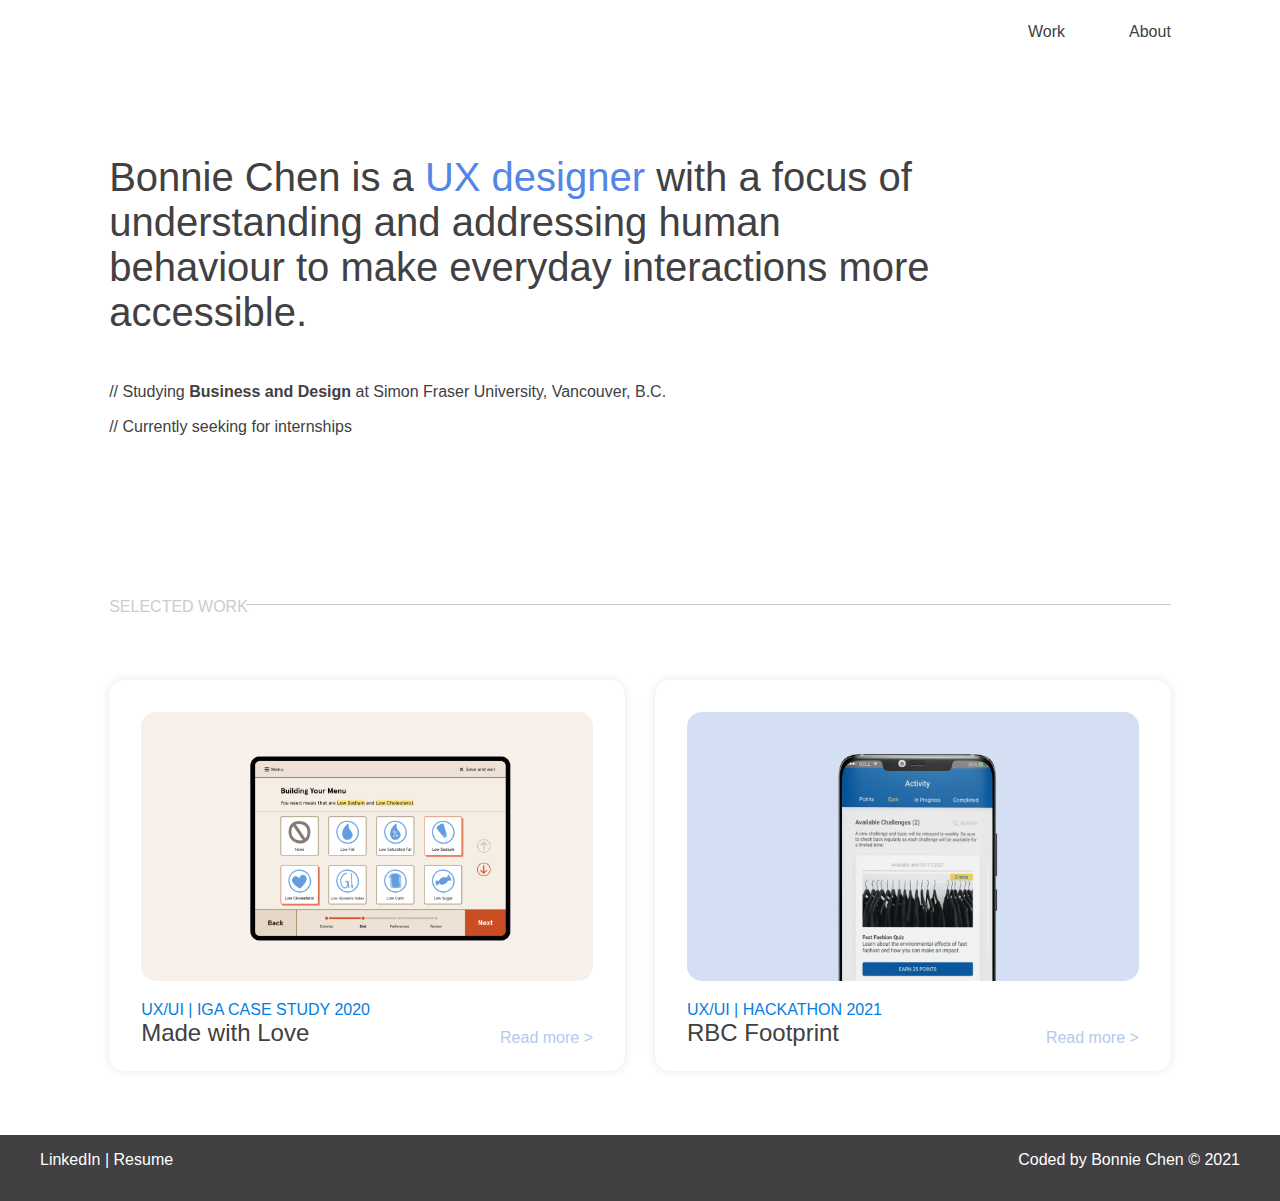
<file: index.html>
<!doctype html>

<html lang="en">
	<head>
		<meta charset="utf-8">
		<meta name="viewport" content="width=device-width, initial-scale=1">

		<title>Home</title>

		<link rel="stylesheet" href="css/normalize.css">
		<link rel="stylesheet" href="css/grid.css">
		<link rel="stylesheet" href="css/main.css">
	</head>

	<body>
		<nav>
<!-- 			<a href="index.html" id="home-btn">Bonnie Chen</a> -->
			<ul>
				<li><a href="about.html">About</a></li>
				<li><a href="index.html">Work</a></li>
			</ul>
		</nav>

		<section id="intro">
			<div class="home-about">
				<h1>Bonnie Chen is a <a href="#work">UX designer</a> with a focus of understanding and addressing human behaviour to make everyday interactions more accessible.</h1>
				<h2>// Studying <span class="bold">Business and Design</span> at Simon Fraser University, Vancouver, B.C.</h2>
				<h2 id="seeking">// Currently seeking for internships</h2>
			</div>
		</section>

		<section id="work">
			<div class="my-recent-work">
				<p class="overview-subheading">SELECTED WORK</p>
				<div class="horizontal-line"></div>
			</div>

			<div class="proj-card">
				<a href="iga.html" class="hover"><img class="cover" src="img/iga.png" alt="screen for selecting dietary restrictions for made with love"></a>
				<p class="subheading">UX/UI | IGA CASE STUDY 2020</p>
				<h3>Made with Love</h3>
				<a href="iga.html" class="cta">Read more ></a>
			</div>

			<div class="proj-card">
				<a href="rbc.html" class="hover"><img class="cover" src="img/rbc.png" alt="selecting a quiz for rbc footprint"></a>
				<p class="subheading">UX/UI | HACKATHON 2021</p>
				<h3>RBC Footprint</h3>
				<a href="rbc.html" class="cta">Read more ></a>
			</div>
		</section>

		<footer>
			<div class="footer-contact">
				<p>
					<a href="https://www.linkedin.com/in/bonniehychen/">LinkedIn</a> | <a href="img/Bonnie_Resume.pdf">Resume</a>
				</p>
			</div>
			<p id="copyright-info">Coded by Bonnie Chen © 2021</p>
		</footer>
	</body>
</html>
</file>
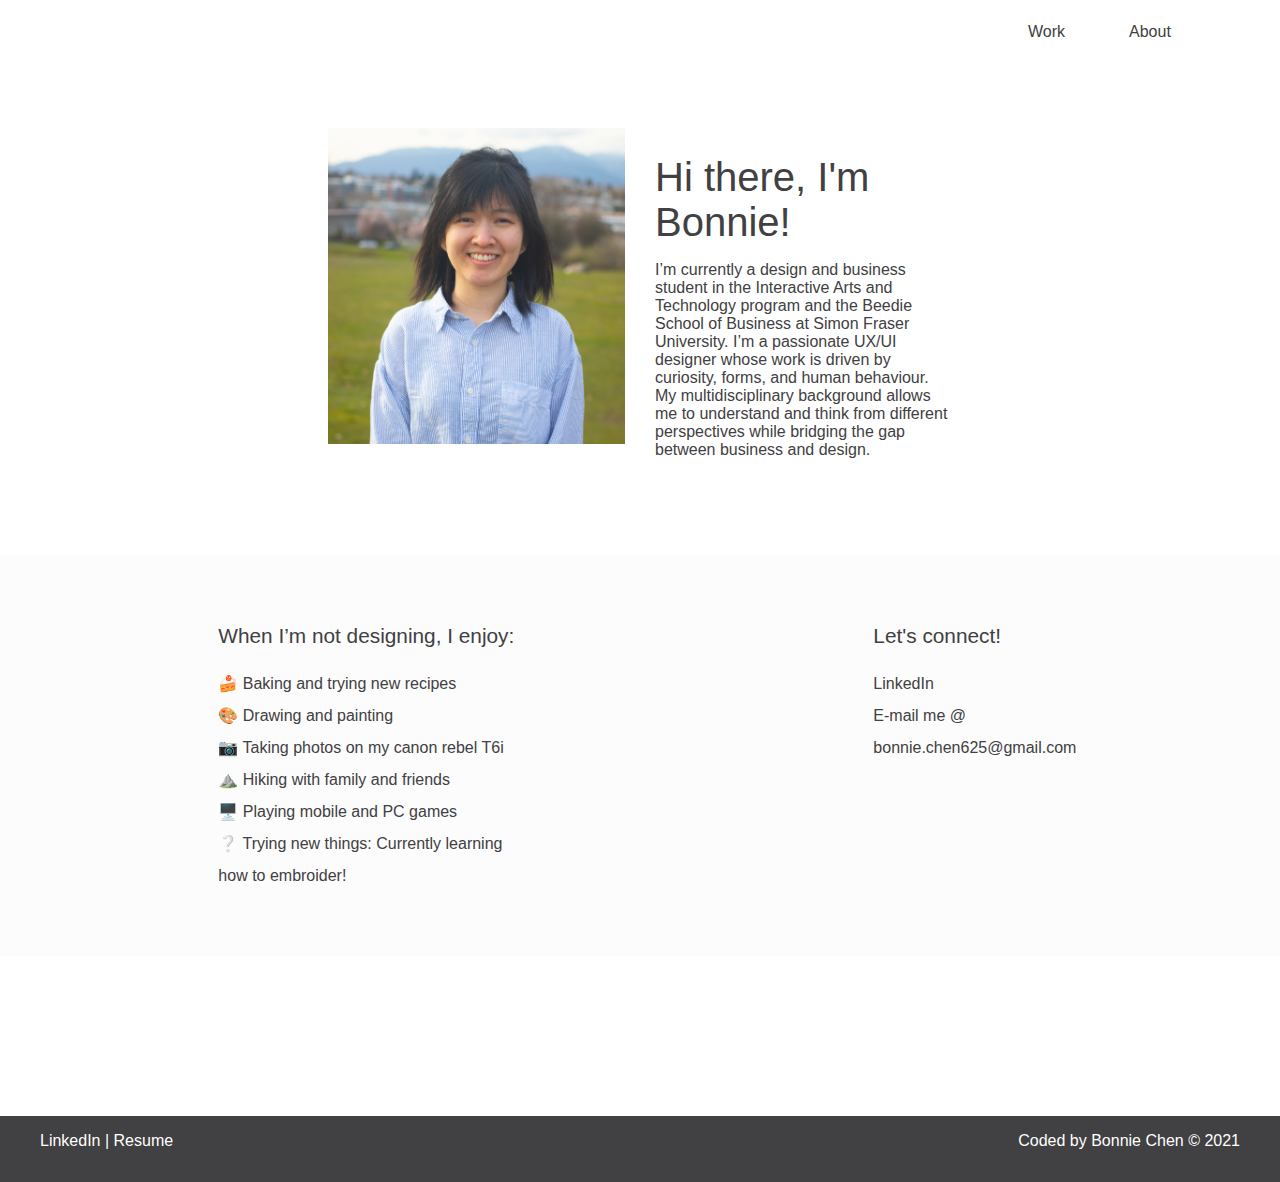
<file: about.html>
<!doctype html>

<html lang="en">
	<head>
		<meta charset="utf-8">
		<meta name="viewport" content="width=device-width, initial-scale=1">

		<title>Home</title>

		<link rel="stylesheet" href="css/normalize.css">
		<link rel="stylesheet" href="css/grid.css">
		<link rel="stylesheet" href="css/main.css">
	</head>

	<body>
		<nav>
<!-- 			<a href="index.html" id="home-btn">Bonnie Chen</a> -->
			<ul>
				<li><a href="about.html">About</a></li>
				<li><a href="index.html">Work</a></li>
			</ul>
		</nav>

		<section>
			<img src="img/bonnie.jpg" class="bonnie" alt="headshot of bonnie standing and smiling">
			<div class="about">
				<h1>Hi there, I'm Bonnie!</h1>
				<p>
					I’m currently a design and business student in the Interactive Arts and Technology program and the Beedie School of Business at Simon Fraser University. 

					I’m a passionate UX/UI designer whose work is driven by curiosity, forms, and human behaviour. My multidisciplinary background allows me to understand and think from different perspectives while bridging the gap between business and design.
				</p>
			</div>
		</section>

		<section id="about-section">
			<div class="about-hobbies">
				<h3>When I’m not designing, I enjoy:</h3>
				<ul>
					<li>🍰  Baking and trying new recipes</li>
					<li>🎨  Drawing and painting</li>
					<li>📷  Taking photos on my canon rebel T6i</li>
					<li>⛰️  Hiking with family and friends</li>
					<li>🖥️  Playing mobile and PC games</li>
					<li>❔   Trying new things: Currently learning how to embroider!</li>
				</ul>
			</div>

			<div class="about-connect">
				<h3>Let's connect!</h3>
				<ul>
					<li><a href="https://www.linkedin.com/in/bonniehychen/">LinkedIn</a></li>
					<li>E-mail me @ bonnie.chen625@gmail.com</li>
				</ul>
			</div>
		</section>


		<footer>
			<div class="footer-contact">
				<p>
					<a href="https://www.linkedin.com/in/bonniehychen/">LinkedIn</a> | <a href="img/Bonnie_Resume.pdf">Resume</a>
				</p>
			</div>
			<p id="copyright-info">Coded by Bonnie Chen © 2021</p>
		</footer>
	</body>
</html>
</file>
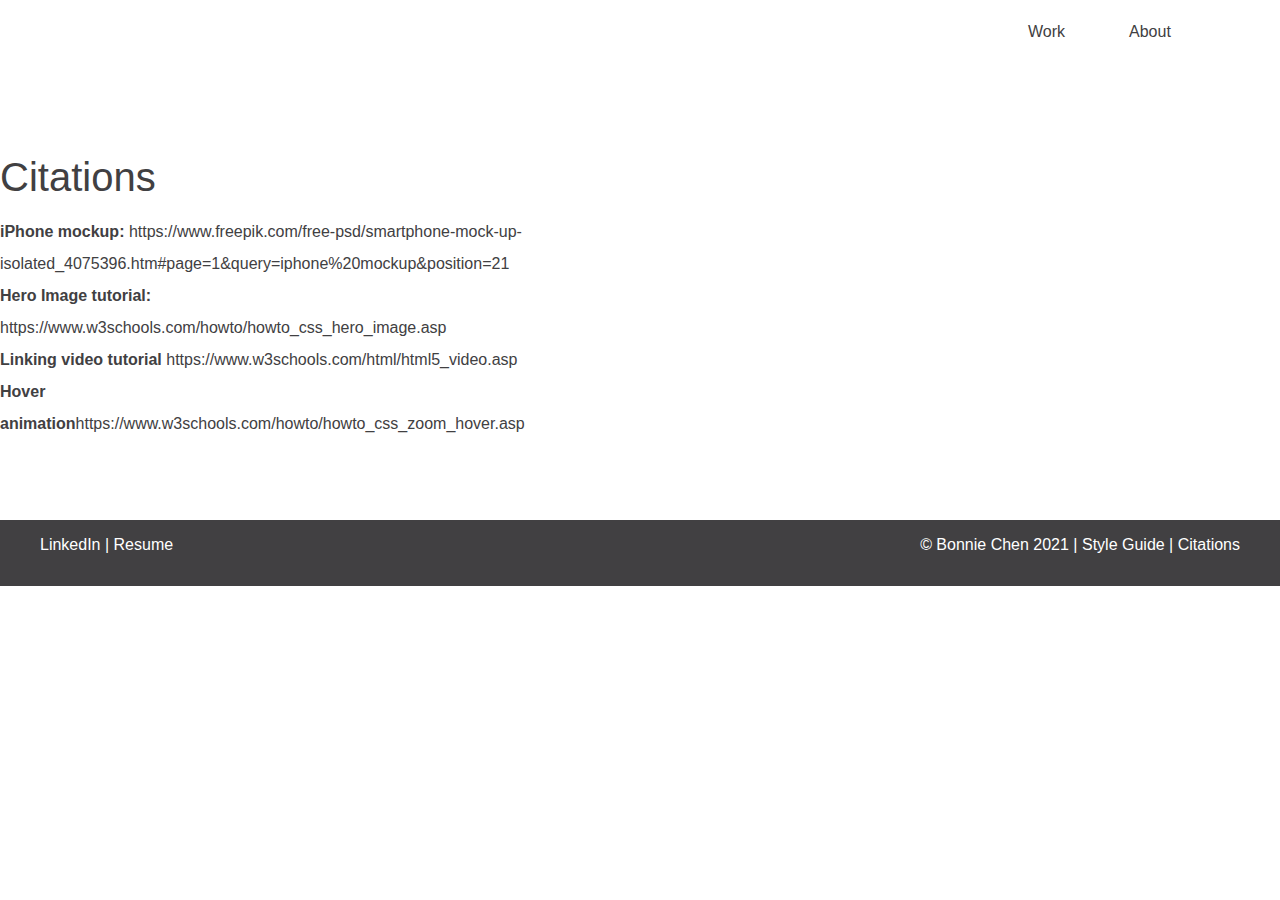
<file: citations.html>
<!doctype html>

<html lang="en">
	<head>
		<meta charset="utf-8">
		<meta name="viewport" content="width=device-width, initial-scale=1">

		<title>Home</title>

		<link rel="stylesheet" href="css/normalize.css">
		<link rel="stylesheet" href="css/grid.css">
		<link rel="stylesheet" href="css/main.css">
	</head>

	<body>
		<nav>
<!-- 			<a href="index.html" id="home-btn">Bonnie Chen</a> -->
			<ul>
				<li><a href="about.html">About</a></li>
				<li><a href="index.html">Work</a></li>
			</ul>
		</nav>

		<section id="citations-page">
			<div class="citations">
				<h1>Citations</h1>
				<ul>
					<li><span class="bold">iPhone mockup:</span> https://www.freepik.com/free-psd/smartphone-mock-up-isolated_4075396.htm#page=1&query=iphone%20mockup&position=21</li>
					<li><span class="bold">Hero Image tutorial:</span> https://www.w3schools.com/howto/howto_css_hero_image.asp</li>
					<li><span class="bold">Linking video tutorial</span> https://www.w3schools.com/html/html5_video.asp</li>
					<li><span class="bold">Hover animation</span>https://www.w3schools.com/howto/howto_css_zoom_hover.asp</li>
				</ul>
			</div>
		</section>

		<footer>
			<div class="footer-contact">
				<p>
					<a href="https://www.linkedin.com/in/bonniehychen/">LinkedIn</a> | <a href="img/Bonnie_Resume.pdf">Resume</a>
				</p>
			</div>
			<p id="copyright-info">© Bonnie Chen 2021 |<a href="style-guide.html"> Style Guide |</a><a href="citations.html"> Citations</a></p>
		</footer>
	</body>
</html>
</file>
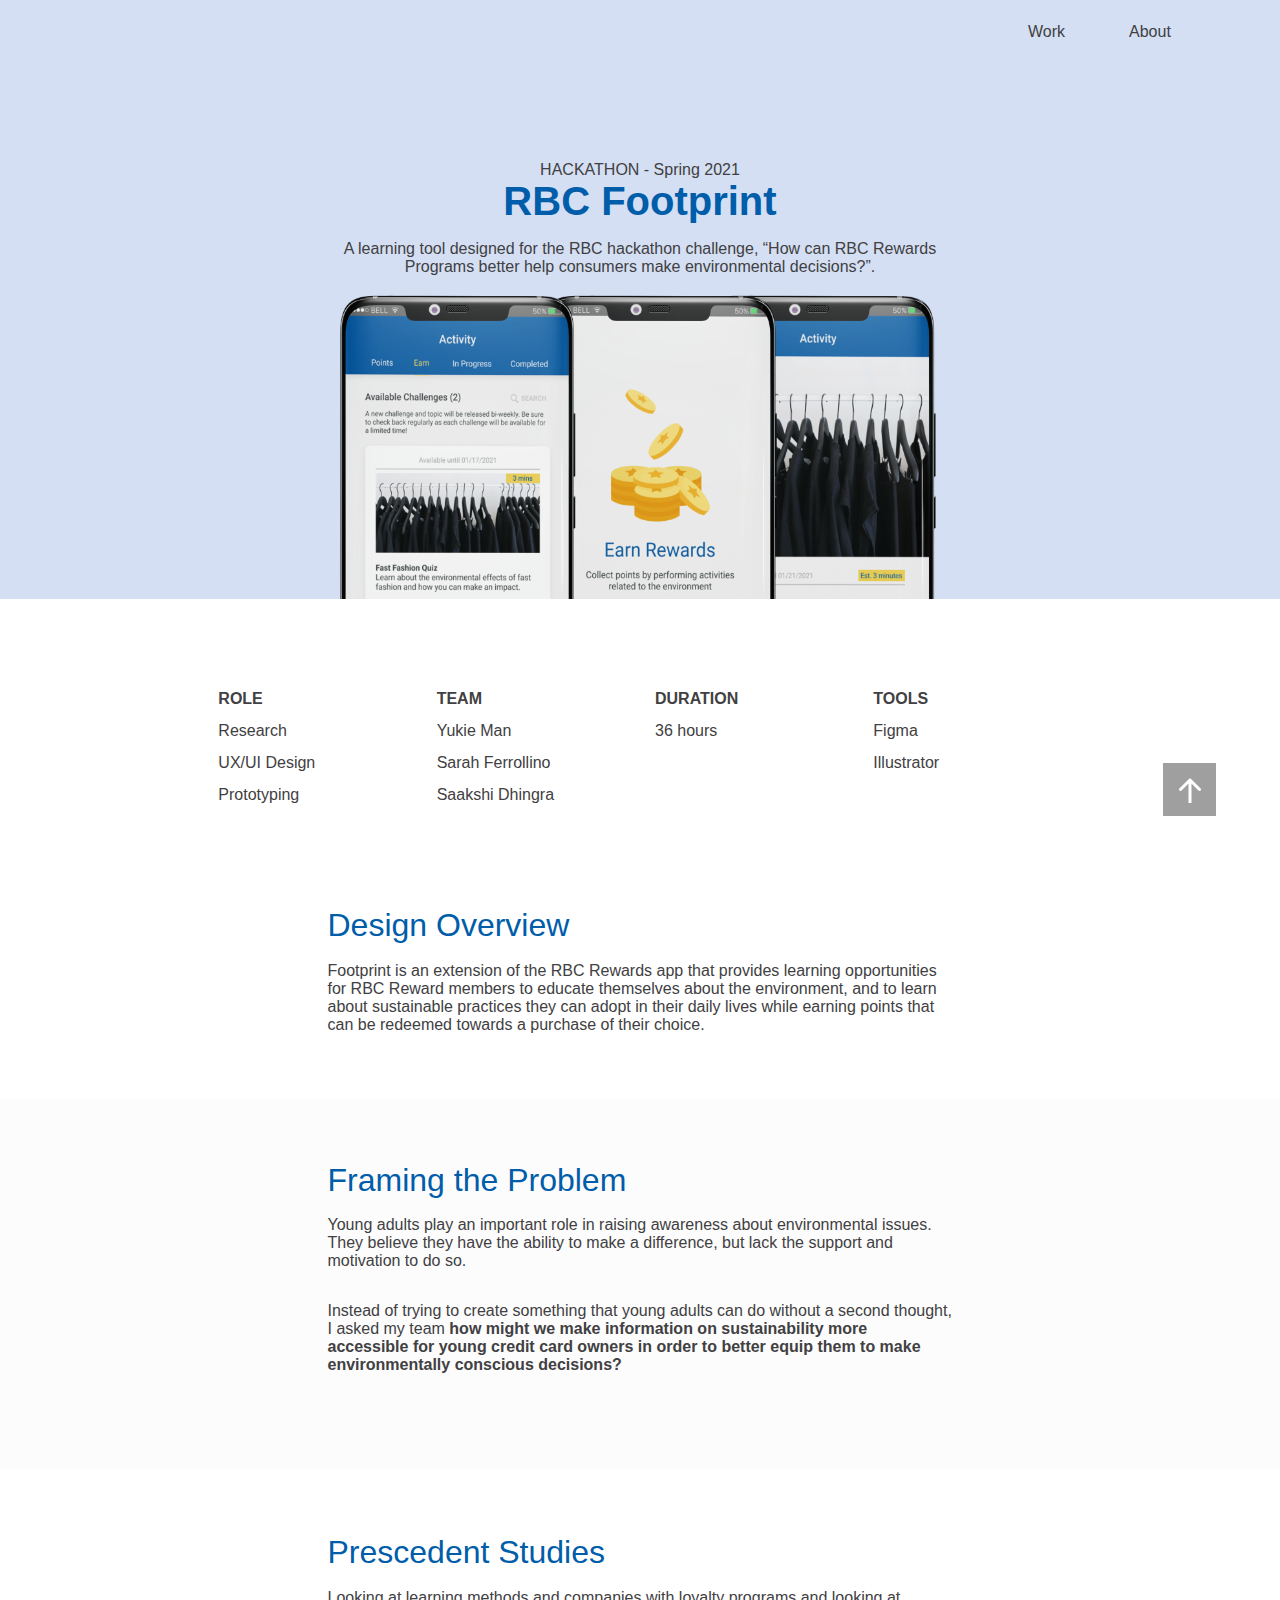
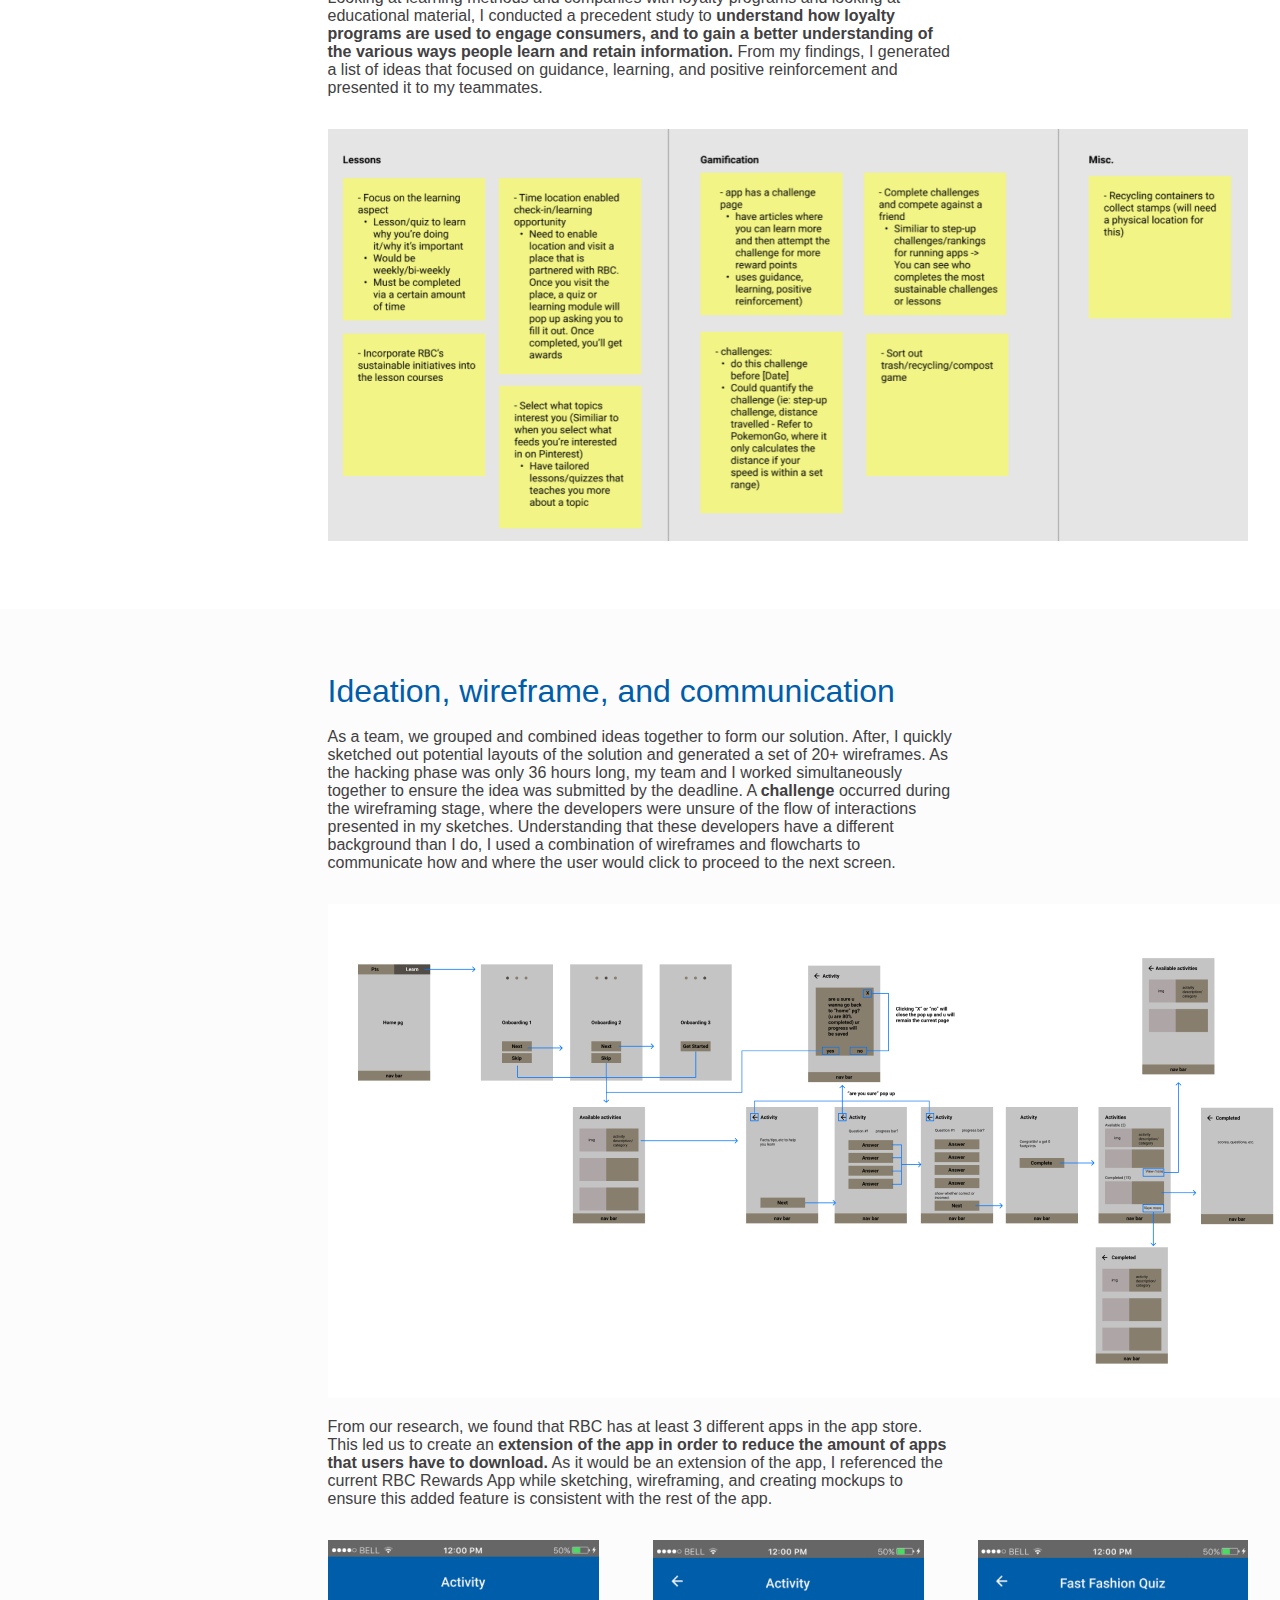
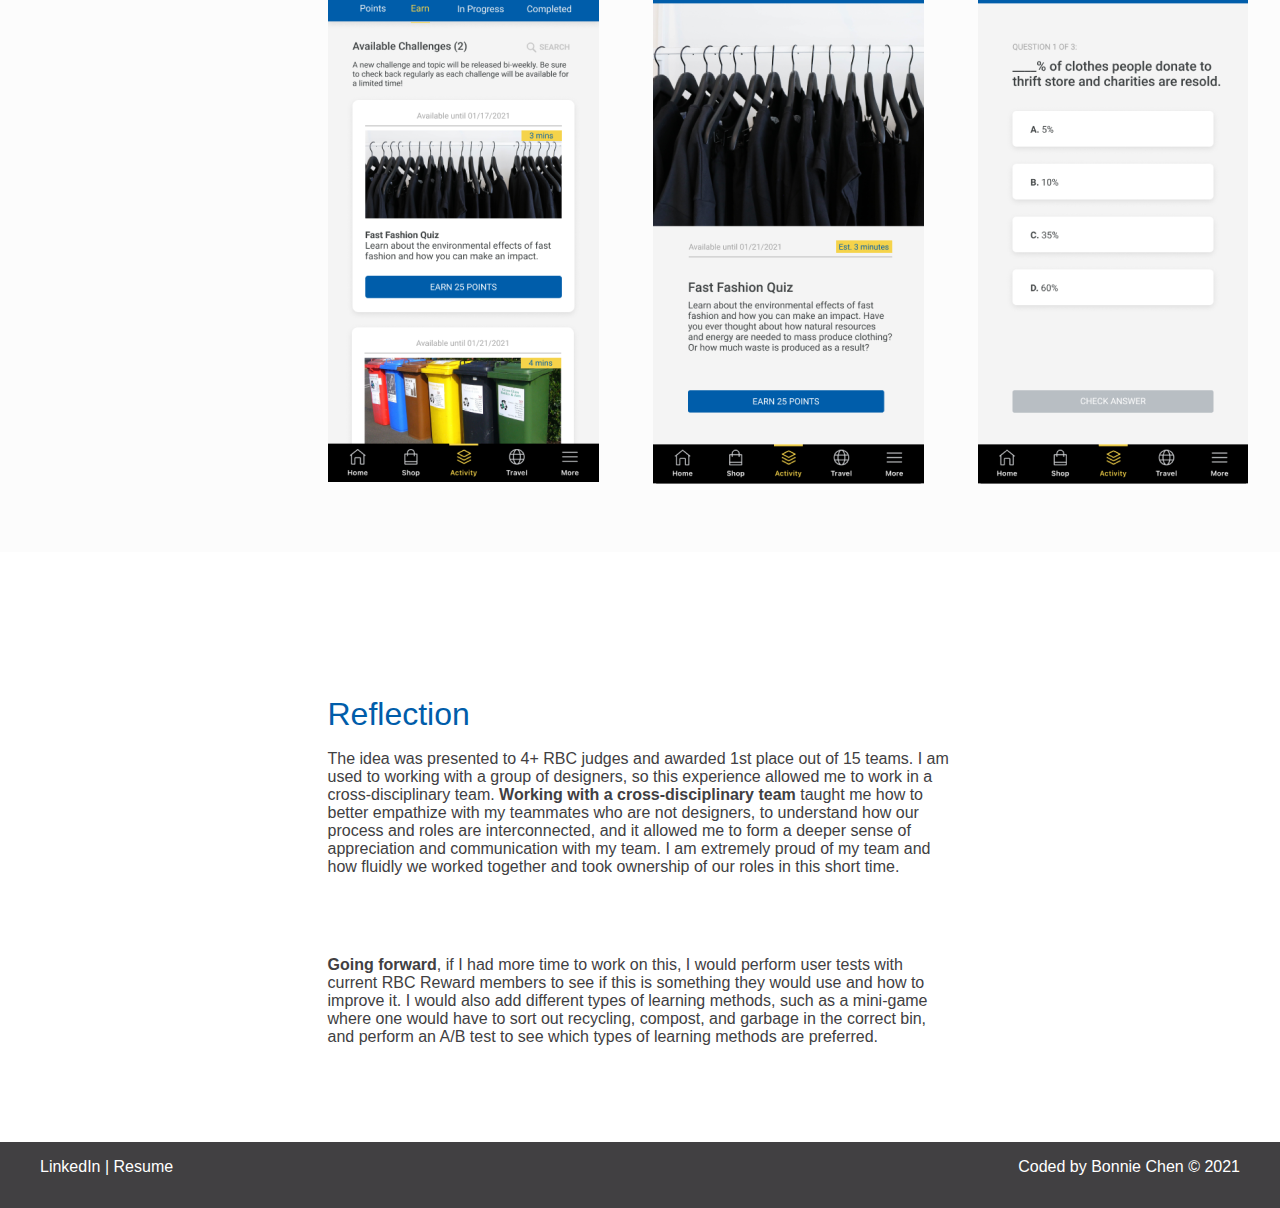
<file: rbc.html>
<!doctype html>

<html lang="en">
	<head>
		<meta charset="utf-8">
		<meta name="viewport" content="width=device-width, initial-scale=1">

		<title>Home</title>

		<link rel="stylesheet" href="css/normalize.css">
		<link rel="stylesheet" href="css/grid.css">
		<link rel="stylesheet" href="css/main.css">
	</head>

	<body>
		<nav id="rbc-navbar">
<!-- 			<a href="index.html" id="home-btn">Bonnie Chen</a> -->
			<ul>
				<li><a href="about.html">About</a></li>
				<li><a href="index.html">Work</a></li>
			</ul>
		</nav>

		<div class="hero">
			<img src="img/rbc-proj-banner2.png" alt="quiz screen for rbc footprint">
			<div class="hero-text">
				<p class="overview-subheading">HACKATHON - Spring 2021</p>
				<h1 id="rbc-h1">RBC Footprint</h1>
				<p>A learning tool designed for the RBC hackathon challenge, “How can RBC Rewards Programs better help consumers make environmental decisions?”.</p>
			</div>
		</div>

		<div class="back-top">
			<a href="#design-overview"><img src="img/top.svg" alt="back to top icon"></a>
		</div>

		<!-- Roles + Design Overview-->
		<section id="design-overview">	
			<ul class="role">
				<li><div class="bold">ROLE</div></li>
				<li>Research</li>
				<li>UX/UI Design</li>
				<li>Prototyping</li>
			</ul>

			<ul class="role">
				<li><div class="bold">TEAM</div></li>
				<li>Yukie Man</li>
				<li>Sarah Ferrollino</li>
				<li>Saakshi Dhingra</li>
			</ul>

			<ul class="role">
				<li><div class="bold">DURATION</div></li>
				<li>36 hours</li>
			</ul>
			
			<ul class="role">
				<li><div class="bold">TOOLS</div></li>
				<li>Figma</li>
				<li>Illustrator</li>
			</ul>

			<div class="content">
				<h2 class="rbc">Design Overview</h2>
				<p>Footprint is an extension of the RBC Rewards app that provides learning opportunities for RBC Reward members to educate themselves about the environment, and to learn about sustainable practices they can adopt in their daily lives while earning points that can be redeemed towards a purchase of their choice.</p>
			</div>
		</section>

		<!-- Framing the Problem-->
		<section class="content-with-bg" id="framing">	
			<div class="content-noSpaced">
				<h2 class="rbc">Framing the Problem</h2>
				<p>Young adults play an important role in raising awareness about environmental issues. They believe they have the ability to make a difference, but lack the support and motivation to do so.</p>

				<p>Instead of trying to create something that young adults can do without a second thought, I asked my team <span class="bold">how might we make information on sustainability more accessible for young credit card owners in order to better equip them to make environmentally conscious decisions?</span></p>
			</div>
		</section>

		<!-- Prescedent Studies-->
		<section id="research">
			<div class="content-noSpaced">
				<h2 class="rbc">Prescedent Studies</h2>
				<p>Looking at learning methods and companies with loyalty programs and looking at educational material, I conducted a precedent study to <span class="bold">understand how loyalty programs are used to engage consumers, and to gain a better understanding of the various ways people learn and retain information.</span> From my findings, I generated a list of ideas that focused on guidance, learning, and positive reinforcement and presented it to my teammates.</p>

				<img class="process-img" src="img/rbc-ideation.png" alt="sticky notes of ideas">
			</div>
		</section>

		<!--Ideation-->
		<section class="content-with-bg" id="process">
			<div class="content-noSpaced">
				<h2 class="rbc">Ideation, wireframe, and communication</h2>
				<p>As a team, we grouped and combined ideas together to form our solution. After, I quickly sketched out potential layouts of the solution and generated a set of 20+ wireframes. As the hacking phase was only 36 hours long, my team and I worked simultaneously together to ensure the idea was submitted by the deadline. A <span class="bold">challenge</span> occurred during the wireframing stage, where the developers were unsure of the flow of interactions presented in my sketches. Understanding that these developers have a different background than I do, I used a combination of wireframes and flowcharts to communicate how and where the user would click to proceed to the next screen.</p>

				<!-- <img src="img/rbc-sketches.png" alt="sketches of the UI"> -->
				<img class="process-img" src="img/rbc-wireflow.png" alt="wireframes combined with userflows">

				<p>From our research, we found that RBC has at least 3 different apps in the app store. This led us to create an <span class="bold">extension of the app in order to reduce the amount of apps that users have to download.</span> As it would be an extension of the app, I referenced the current RBC Rewards App while sketching, wireframing, and creating mockups to ensure this added feature is consistent with the rest of the app.</p>

				<img class="process-img" src="img/rbc-mockups.png" alt="mock-ups of the UI">
			</div>
		</section>

		<!--Results, reflection, next steps-->
		<section id="reflection">
			<div class="content-noSpaced">
				<div class="content">
					<h2 class="rbc">Reflection</h2>
					<p>The idea was presented to 4+ RBC judges and awarded 1st place out of 15 teams. I am used to working with a group of designers, so this experience allowed me to work in a cross-disciplinary team. <span class="bold">Working with a cross-disciplinary team</span> taught me how to better empathize with my teammates who are not designers, to understand how our process and roles are interconnected, and it allowed me to form a deeper sense of appreciation and communication with my team. I am extremely proud of my team and how fluidly we worked together and took ownership of our roles in this short time. </p>
				</div>

				<div class="content">
					<p><span class="bold">Going forward</span>, if I had more time to work on this, I would perform user tests with current RBC Reward members to see if this is something they would use and how to improve it. I would also add different types of learning methods, such as a mini-game where one would have to sort out recycling, compost, and garbage in the correct bin, and perform an A/B test to see which types of learning methods are preferred.</p>
				</div>
			</div>
		</section>
		
		<footer>
			<div class="footer-contact">
				<p>
					<a href="https://www.linkedin.com/in/bonniehychen/">LinkedIn</a> | <a href="img/Bonnie_Resume.pdf">Resume</a>
				</p>
			</div>
			<p id="copyright-info">Coded by Bonnie Chen © 2021</p>
		</footer>
	</body>
</html>
</file>
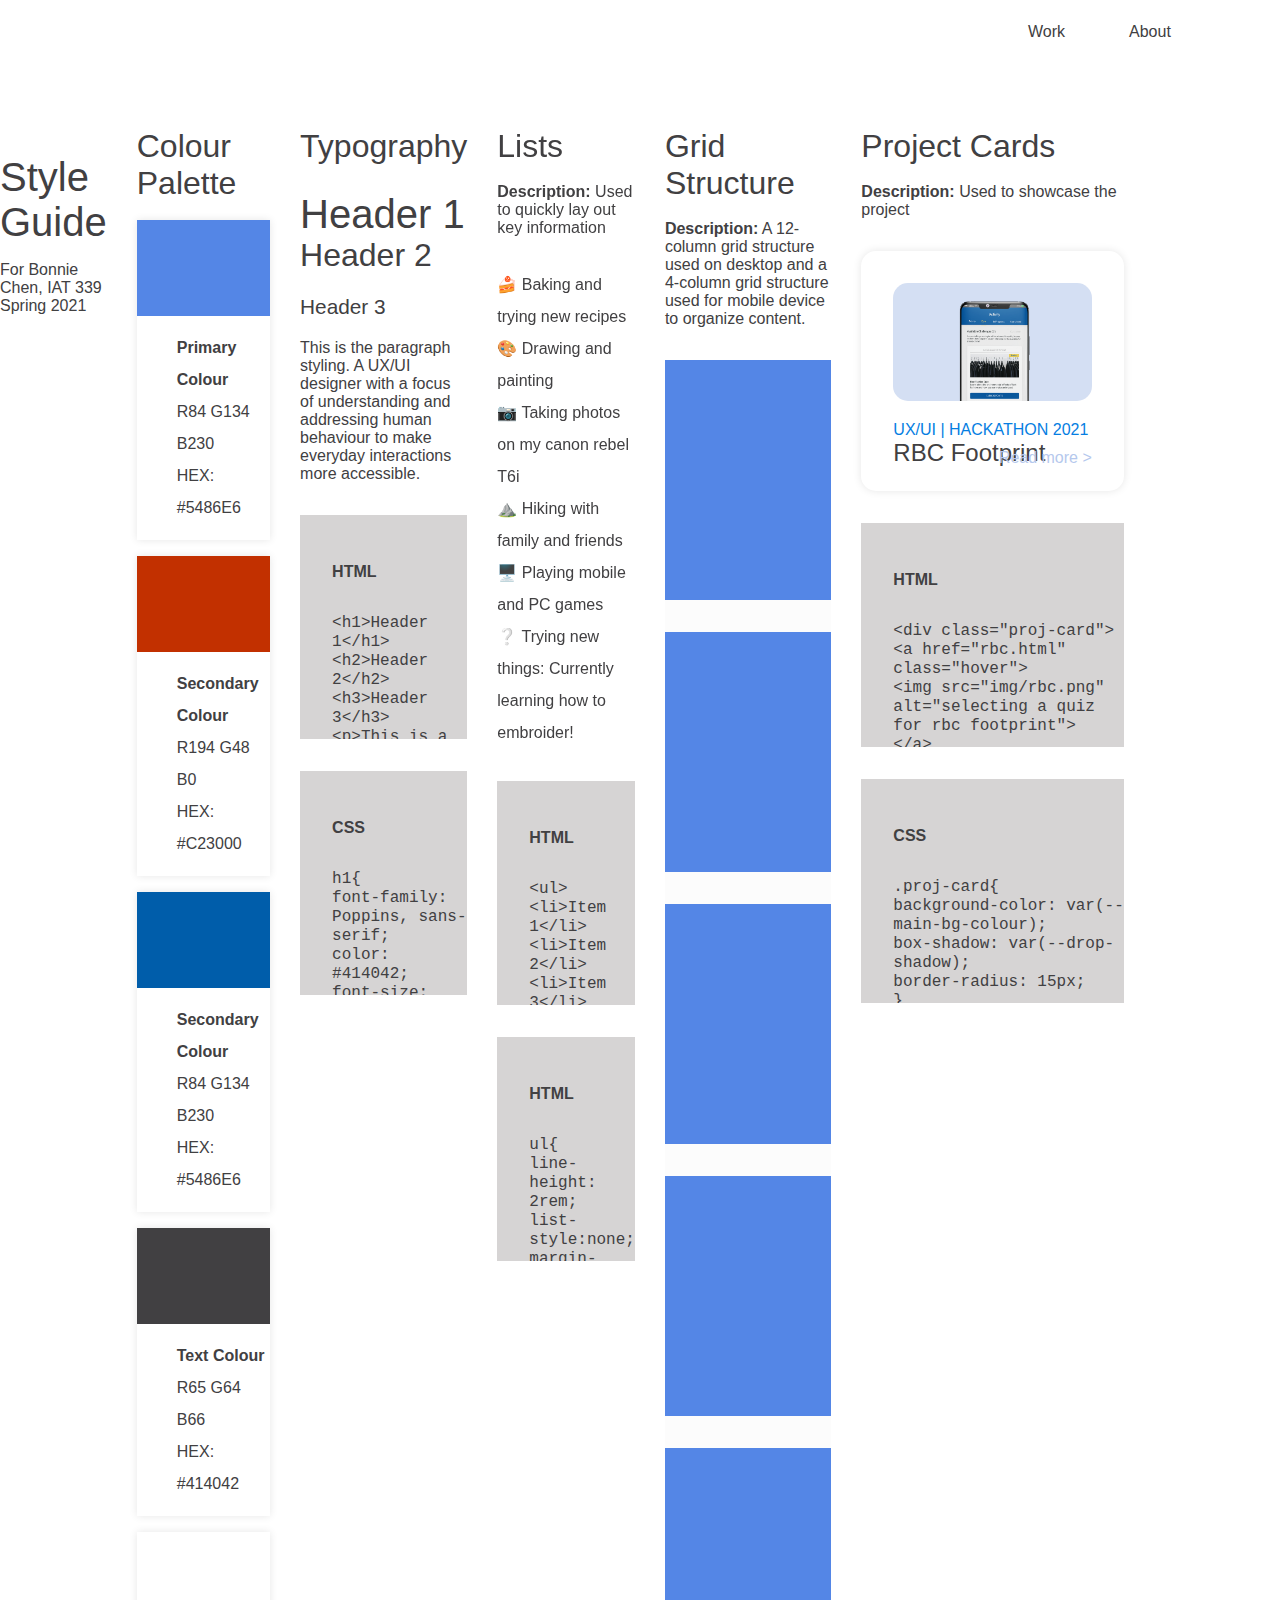
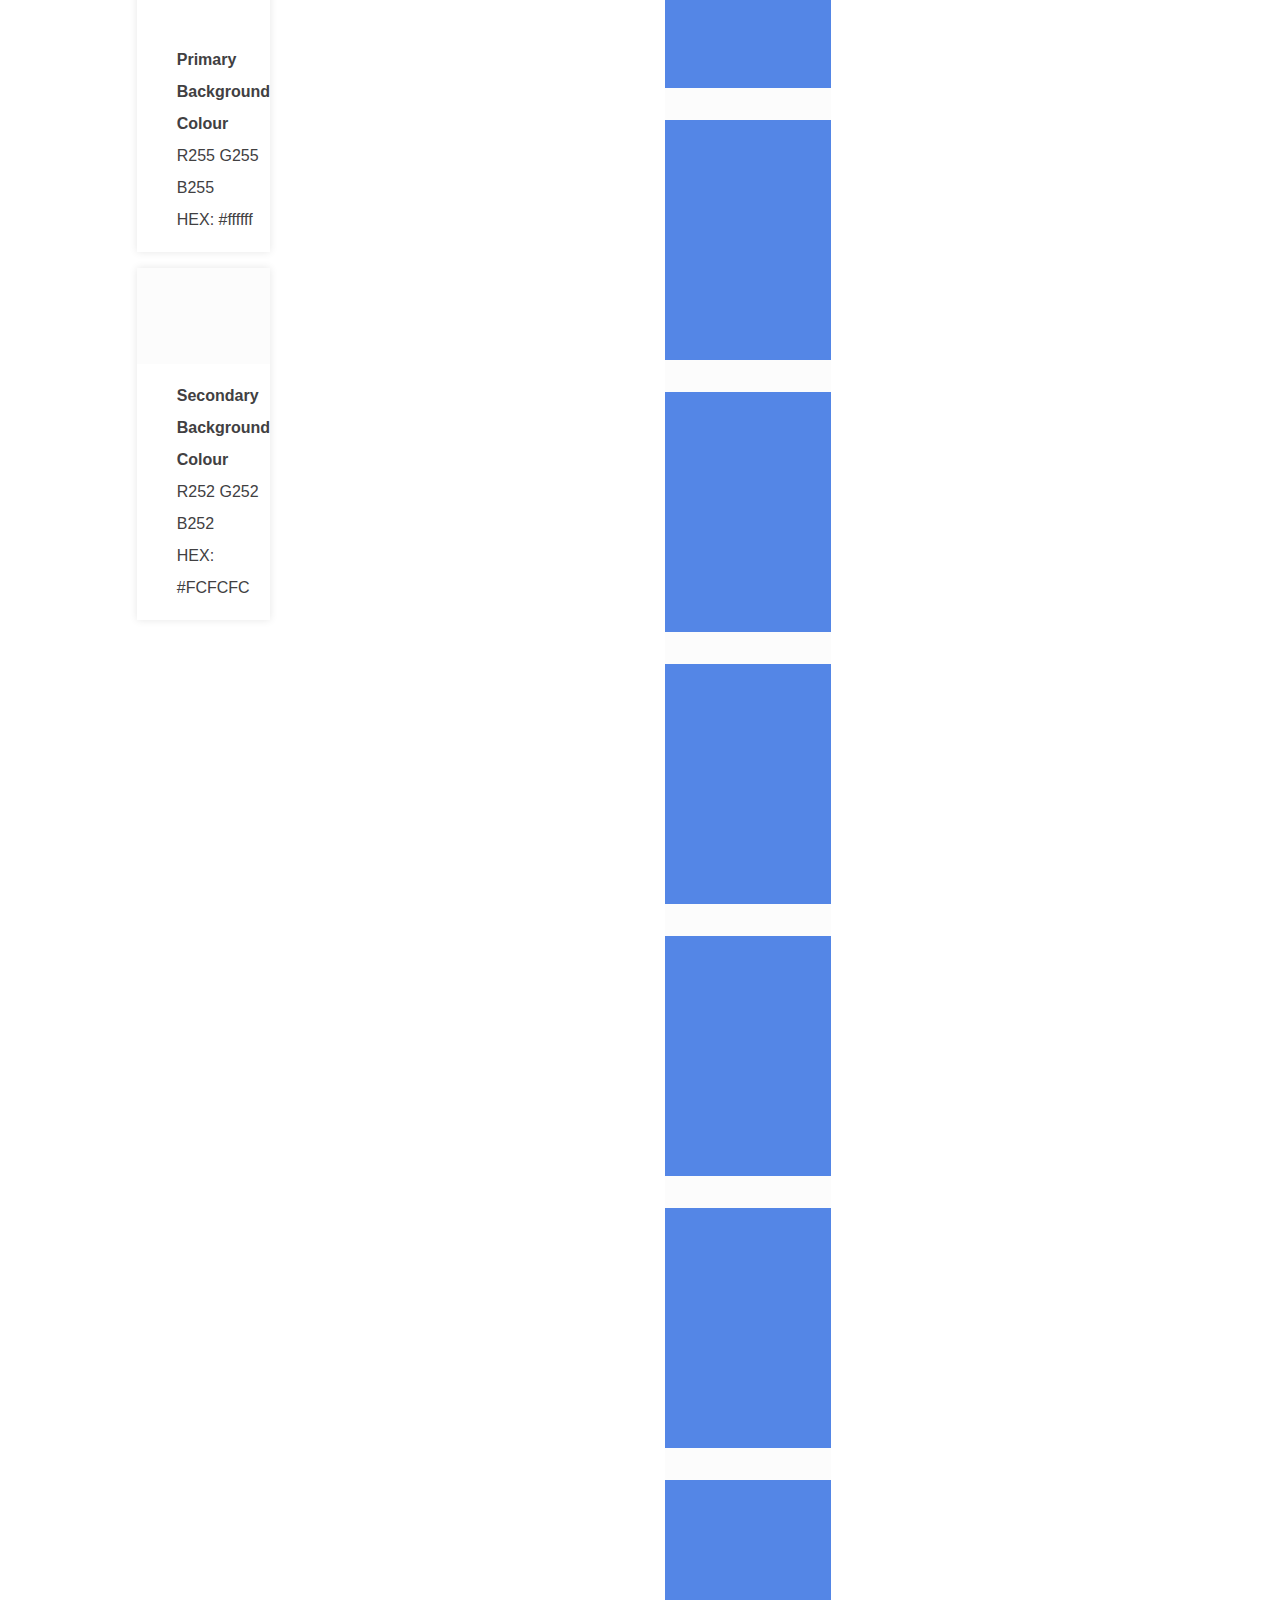
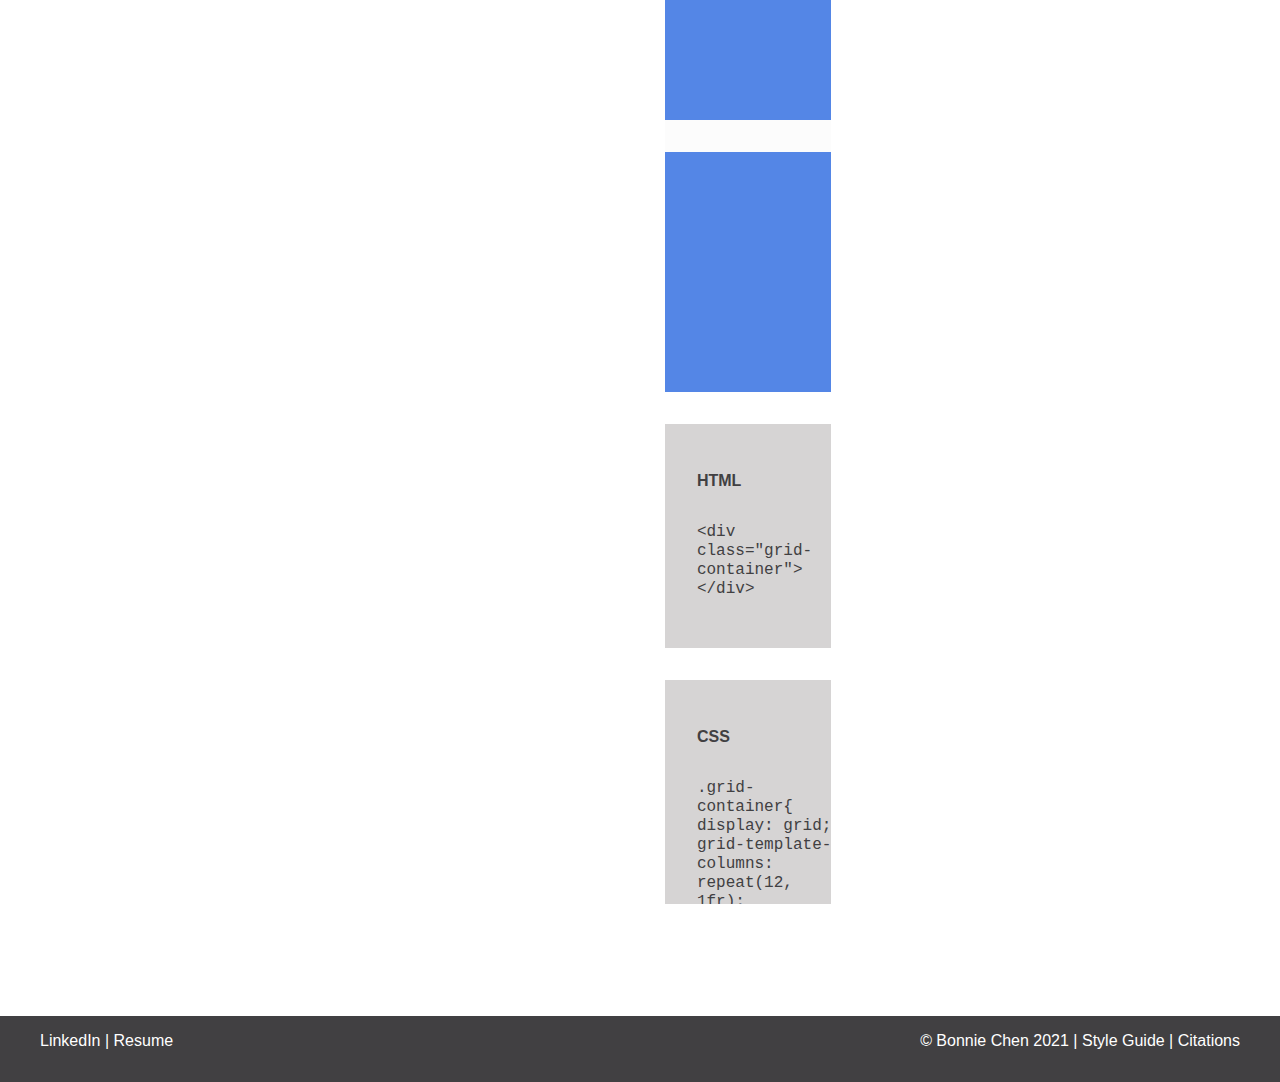
<file: style-guide.html>
<!doctype html>

<html lang="en">
	<head>
		<meta charset="utf-8">
		<meta name="viewport" content="width=device-width, initial-scale=1">

		<title>Home</title>

		<link rel="stylesheet" href="css/normalize.css">
		<link rel="stylesheet" href="css/grid.css">
		<link rel="stylesheet" href="css/main.css">
	</head>

	<body>
		<nav>
<!-- 			<a href="index.html" id="home-btn">Bonnie Chen</a> -->
			<ul>
				<li><a href="about.html">About</a></li>
				<li><a href="index.html">Work</a></li>
			</ul>
		</nav>

		<section>
			<div class="style-guide-content">
				<h1>Style Guide</h1>
				<p>For Bonnie Chen, IAT 339 Spring 2021</p>
			</div>
			
			<!--Colours-->
			<div class="style-guide-content" id="colour-grid">
				<h2>Colour Palette</h2>
				
				<!--Primary Color-->
				<div class="colour-palette-container">
					<div class="color-palette" id="prim-colour"></div>
					<ul class="color-details">
						<li><span class="bold">Primary Colour</span></li>
						<li>R84 G134 B230</li>
						<li>HEX: #5486E6</li>
					</ul>
				</div>

				<!--Secondary Colours (From Projects)-->
				<div class="colour-palette-container">
					<div class="color-palette" id="sec-warm-colour"></div>
					<ul class="color-details">
						<li><span class="bold">Secondary Colour</span></li>
						<li>R194 G48 B0</li>
						<li>HEX: #C23000</li>
					</ul>
				</div>

				<div class="colour-palette-container">
					<div class="color-palette" id="sec-cool-colour"></div>
					<ul class="color-details">
						<li><span class="bold">Secondary Colour</span></li>
						<li>R84 G134 B230</li>
						<li>HEX: #5486E6</li>
					</ul>
				</div>

				<!--Text Colour-->
				<div class="colour-palette-container">
					<div class="color-palette" id="text-colour"></div>
					<ul class="color-details">
						<li><span class="bold">Text Colour</span></li>
						<li>R65 G64 B66</li>
						<li>HEX: #414042</li>
					</ul>
				</div>

				<!--Background Colours-->
				<div class="colour-palette-container">
					<div class="color-palette" id="bg-colour"></div>
					<ul class="color-details">
						<li><span class="bold">Primary Background Colour</span></li>
						<li>R255 G255 B255</li>
						<li>HEX: #ffffff</li>
					</ul>
				</div>

				<div class="colour-palette-container">
					<div class="color-palette" id="alt-bg-colour"></div>
					<ul class="color-details">
						<li><span class="bold">Secondary Background Colour</span></li>
						<li>R252 G252 B252</li>
						<li>HEX: #FCFCFC</li>
					</ul>
				</div>
			</div>

			<!--Typography-->
			<div class="style-guide-content">
				<h2>Typography</h2>


				<!--Headings-->
				<h1>Header 1</h1>
				<h2>Header 2</h2>
				<h3>Header 3</h3>
				<p>This is the paragraph styling. A UX/UI designer with a focus of understanding and addressing human behaviour to make everyday interactions more accessible.</p>

				<div class="code-snippet">
					<p class="bold">HTML</p>
					<code>
						&lt;h1&gt;Header 1&lt;/h1&gt;<br>
						&lt;h2&gt;Header 2&lt;/h2&gt;<br>
						&lt;h3&gt;Header 3&lt;/h3&gt;<br>
						&lt;p&gt;This is a paragraph.&lt;p&gt;<br>
					</code>
				</div>

				<div class="code-snippet">
					<p class="bold">CSS</p>
					<code>
						h1{<br>
							font-family: Poppins, sans-serif;<br>
							color: #414042;<br>
							font-size: 2.5rem;<br>
							font-weight: 500;<br>
							margin-bottom: 0;<br>
						}<br>
						<br>
						h2{<br>
							font-family: Poppins, sans-serif;<br>
							color: #414042;<br>
							font-size: 2rem;<br>
							font-weight: 500;<br>
							margin-top: 0;<br>
							margin-bottom: 1.1rem;<br>
						}<br>
						<br>
						h3{<br>
							font-family: Poppins, sans-serif;<br>
							color: #414042;<br>
							font-size: 1.3rem;<br>
							font-weight: 500;<br>
						}<br>
						<br>
						p{<br>
							font-size: 1rem;<br>
							font-family: Open Sans, sans-serif;<br>
							margin-bottom: 2rem;<br>
						}<br>
					</code>
				</div>
			</div>

			<div class="style-guide-content">
				<h2> Lists </h2>
				<p class="description"><span class="bold">Description: </span> Used to quickly lay out key information</p>
				
				<ul>
					<li>🍰  Baking and trying new recipes</li>
					<li>🎨  Drawing and painting</li>
					<li>📷  Taking photos on my canon rebel T6i</li>
					<li>⛰️  Hiking with family and friends</li>
					<li>🖥️  Playing mobile and PC games</li>
					<li>❔   Trying new things: Currently learning how to embroider!</li>
				</ul> 

				<div class="code-snippet">
					<p class="bold">HTML</p>
					<code>
						&lt;ul&gt;
							&lt;li&gt;Item 1&lt;/li&gt;
							&lt;li&gt;Item 2&lt;/li&gt;
							&lt;li&gt;Item 3&lt;/li&gt;
							&lt;li&gt;Item 4&lt;/li&gt;
						&lt;/ul&gt; 
					</code>
				</div>

				<div class="code-snippet">
					<p class="bold">HTML</p>
					<code>
						ul{<br>
							line-height: 2rem;<br>
							list-style:none;<br>
							margin-left: -2.5rem;<br>
						}<br>
					</code>
				</div>
			</div>

			<!--Grid Structure-->
			<div class="style-guide-content">
				<h2>Grid Structure</h2>
				<p class="description"><span class="bold">Description:</span> A 12-column grid structure used on desktop and a 4-column grid structure used for mobile device to organize content.</p>
				<div class="grid-container" id="desktop-container">
					<div class="grid" id="desktop-one"></div>
					<div class="grid" id="desktop-two"></div>
					<div class="grid" id="desktop-three"></div>
					<div class="grid" id="desktop-four"></div>
					<div class="grid" id="desktop-five"></div>
					<div class="grid" id="desktop-six"></div>
					<div class="grid" id="desktop-seven"></div>
					<div class="grid" id="desktop-eight"></div>
					<div class="grid" id="desktop-nine"></div>
					<div class="grid" id="desktop-ten"></div>
					<div class="grid" id="desktop-eleven"></div>
					<div class="grid" id="desktop-twelve"></div>
				</div>

				<div class="code-snippet">
					<p class="bold">HTML</p>
					<code>
						&lt;div class="grid-container"&gt;<br>
						&lt;/div&gt;
					</code>
				</div>

				<div class="code-snippet">
					<p class="bold">CSS</p>
					<code>
						.grid-container{<br>
							display: grid;<br>
							grid-template-columns: repeat(12, 1fr);<br>
							grid-column-gap: 1.875rem;<br>
						}<br>
						<br>
						@media screen and (max-width:38.75em){<br>
							.grid-container{<br>
								grid-template-columns: repeat(4, 1fr);<br>
								grid-column-gap: 1rem;<br>
								padding-left: 2rem;<br>
								padding-right: 2rem;<br>
							}<br>
						}
					</code>
				</div>
			</div>

			<div class="style-guide-content">
				<h2>Project Cards</h2>
				<p class="description"><span class="bold">Description: </span> Used to showcase the project</p>

				<div class="proj-card">
					<a href="rbc.html" class="hover"><img src="img/rbc.png" alt="selecting a quiz for rbc footprint"></a>
					<p class="subheading">UX/UI | HACKATHON 2021</p>
					<h3>RBC Footprint</h3>
					<a href="rbc.html" class="cta">Read more ></a>
				</div>

				<div class="code-snippet">
					<p class="bold">HTML</p>
					<code>
						&lt;div class="proj-card"&gt;<br>
							&lt;a href="rbc.html" class="hover"&gt;<br>
							&lt;img src="img/rbc.png" alt="selecting a quiz for rbc footprint"&gt;<br>
							&lt;/a&gt;<br>
							&lt;p class="subheading"&gt;UX/UI | HACKATHON 2021&lt;/p&gt;<br>
							&lt;h3&gt;RBC Footprint&lt;/h3&gt;<br>
							&lt;a href="rbc.html" class="cta"&gt;Read more >&lt;/a&gt;<br>
						&lt;/div&gt;
					</code>
				</div>

				<div class="code-snippet">
					<p class="bold">CSS</p>
					<code>
						.proj-card{<br>
							background-color: var(--main-bg-colour);<br>
							box-shadow: var(--drop-shadow);<br>
							border-radius: 15px;<br>
						}<br>
						<br>
						.proj-card a{<br>
							font-weight: 400;<br>
						}<br>
						<br>
						.proj-card:hover{<br>
							transform: scale(1.02);<br>
						}<br>
						<br>
						.proj-card img{<br>
							width: 100%;<br>
							height: auto;<br>
							border-radius: 15px;<br>
						}<br>
						<br>
						.proj-card .subheading{<br>
							margin-bottom: 0;<br>
						}<br>
						<br>
						.proj-card h3{<br>
							margin-top: 0;<br>
						}<br>
						<br>
						.proj-card .cta{<br>
							text-align: right;<br>
						}<br>
						<br>
						.cta{<br>
							color: var(--cta-faded-colour);<br>
							font-weight: 600;<br>
						}<br>
						<br>
						.proj-card a:hover{<br>
							color: var(--cta-colour);<br>
						}<br>
					</code>
				</div>
			</div>
			
		</section>

		<footer>
			<div class="footer-contact">
				<p>
					<a href="https://www.linkedin.com/in/bonniehychen/">LinkedIn</a> | <a href="img/Bonnie_Resume.pdf">Resume</a>
				</p>
			</div>
			<p id="copyright-info">© Bonnie Chen 2021 |<a href="style-guide.html"> Style Guide |</a><a href="citations.html"> Citations</a></p>
		</footer>
	</body>
</html>
</file>
<file: css/grid.css>
/*--Section Containers--*/
section, nav, footer{
	display: grid;
	grid-template-columns: repeat(12, 1fr);
	grid-column-gap: 1.875rem; /*roughly 30px*/
}

section{
	padding-top: 4rem;
	padding-bottom: 4rem;
}

/*--nav bar--*/
nav ul{
	display: inline;
	grid-column: 1/span 11;
}

/*--Home page--*/
/*Intro*/
#intro a{
	color: var(--cta-colour);
	font-size: 2.5rem;
	font-weight: 500;
	margin-bottom: 0;
}

/*#intro h1{
	width:clamp(20ch, 100%, 35ch);
}*/

.home-about{
	grid-column: 2/span 8;
}

/*Projects heading*/
#work{
	grid-template-rows: 0.1fr 2fr;
}

.my-recent-work{
	grid-column: 2/span 10;
	display: grid;
	grid-template-columns: repeat(8, 1fr);
	grid-column-gap: 1.875rem;
}

#work .overview-subheading{
	grid-column: 1/span 2;
}

.horizontal-line{
	grid-column: 2/span 7;
}

/*Project cards*/
.proj-card{
	display: grid;
	grid-template-columns: repeat(2, 1fr);
	grid-template-rows: 1fr 0.1fr 0.1fr;
	margin-top: 2rem;
	padding: 2rem;
	padding-bottom: 0;
}

.proj-card img{
	width: 100%;
	height: auto;
	border-radius: 15px;
}

.proj-card:nth-of-type(2){
	grid-column: 2/span 5;
}

.proj-card:nth-of-type(3){
	grid-column: 7/span 5;
}

.proj-card a{
	grid-column: 1/span 2;
	grid-row: 1;
}

.proj-card .subheading{
	grid-column: 1/span 2;
	grid-row: 2;
}

.proj-card h3{
	grid-column: 1/span 2;
	grid-row: 3;
}

.proj-card .cta{
	grid-column: 2/span 1;
	grid-row: 3;
	text-align: right;
	margin-top: 10px;
}

/*----About Me---*/
.bonnie{
	grid-column: 4/span 3;
}

.about{
	grid-column: 7/span 3;
}

.about-hobbies{
	grid-column: 3/span 3;
}

.about-connect{
	grid-column: 9/span 3;
}

/*----Work----*/
.content, .content-noSpaced{
	grid-column: 4/span 6;
}

/*Design Overview: Roles*/
.role:first-of-type{
	grid-column: 3/span 2;
}

.role:nth-of-type(2){
	grid-column: 5/span 2;
}

.role:nth-of-type(3){
	grid-column: 7/span 2;
}

.role:nth-of-type(4){
	grid-column: 9/span 2;
}

/*Feature*/
#feature h2{
	grid-column: 3/span 5;
}

video{
	grid-column: 3/span 5;
	margin-bottom: 3rem;
	width: 100%;
	height:auto;
}

.proj-feature{
	grid-column: 8/span 3;
}

/*Project: RBC*/
#research img{
	grid-column: 3/span 6;
}

/*----Footer---*/
.footer-contact{
	grid-column: 1/span 4;
	margin-left: 2.5rem;
}

footer p{
	grid-column: 9/span 4;
	margin-right: 2.5rem;
}

/*Placed this here because the text-alignment needs to be changed in media queries*/
#copyright-info{
	text-align: right;
}

/*Tablet (size ~1220px and down)*/
@media screen and (max-width:76em){
	/*IGA Prototype Accessibility Features*/
	#feature h2{
		grid-column: 3/span 8;
	}

	video{
		grid-column: 3/span 8;
		margin-bottom: 0.5rem;
		width: 100%;
		height:auto;
	}

	.proj-feature{
		grid-column: 3/span 8;
		margin-bottom: 3rem;
	}

	/*----About Me---*/
	.bonnie{
		grid-column: 3/span 4;
	}

	.about{
		grid-column: 7/span 5;
	}

	.about-hobbies{
		grid-column: 3/span 3;
	}

	.about-connect{
		grid-column: 9/span 3;
	}
}

/*Breaking point: 1000px*/
@media screen and (max-width: 62.5em){
	.home-about{
		grid-column: 2/span 10;
	}

	.proj-card .cta{
		grid-column: 1/span 2;
		grid-row: 3;
	}
}

/*Breaking point: 885px*/
@media screen and (max-width: 55.5em){
	#work .overview-subheading{
		grid-column: 1/span 3;
	}

	.horizontal-line{
		grid-column: 3/span 7;
		width: 100%;
		margin-left: -2rem;
	}

	/*proj cards*/
	.proj-card{
		padding: 1rem;
		margin-top: 0;
		margin-bottom: 2rem;
	}

	.proj-card img{
		border-radius: 5px;
	}

	.proj-card .cta{
		grid-row: 4;
		margin-top: -1rem;
	}
}


/*Phone: 620px*/
@media screen and (max-width:38.75em){
	/*--Section Containers--*/
	section, nav, footer{
		grid-template-columns: repeat(4, 1fr);
		grid-column-gap: 1rem;
		padding-left: 2rem;
		padding-right: 2rem;
	}

	section{
		padding-top: 2rem;
		padding-bottom: 2rem;
	}

	/*--nav bar--*/
	nav ul{
		grid-column: 1/span 4;
	}

	/*--Home page--*/
	/*Intro*/
	.home-about{
		grid-column: 1/span 4;
	}

	/*Projects heading*/
	#work{
		grid-template-rows: 0.1fr 2fr;
	}

	.my-recent-work{
		grid-column: 1/span 4;
		grid-template-columns: repeat(4, 1fr);
		grid-column-gap: 1rem;
	}

	#work .overview-subheading{
		grid-column: 1/span 4;
	}

	.horizontal-line{
		grid-column: 2/span 3;
		margin-left: 0;
	}

	/*Project cards*/
	.proj-card{
		padding-bottom: 0;
	}

	.proj-card:nth-of-type(2){
		grid-column: 1/span 4;
	}

	.proj-card:nth-of-type(3){
		grid-column: 1/span 4;
	}

	.proj-card img{
		grid-column: 1/span 4;
		grid-row: 1;
	}

	.proj-card .subheading{
		grid-column: 1/span 4;
		grid-row: 2;
	}

	.proj-card h3{
		grid-column: 1/span 4;
	}

	.proj-card .cta{
		grid-row: 3;
		margin-top: 0.75rem;
	}

	/*----About Me---*/
	.bonnie{
		grid-column: 1/span 4;
	}

	.about{
		grid-column: 1/span 4;
	}

	.about-hobbies{
		grid-column: 1/span 4;
	}

	.about-connect{
		grid-column: 1/span 4;
	}

	/*----Work----*/
	.content, .content-noSpaced{
		grid-column: 1/span 4;
	}

	.vertical-line{
		grid-column: 4;
	}

	/*Design Overview: Roles*/
	.role:first-of-type{
		grid-column: 1/span 2;
	}

	.role:nth-of-type(2){
		grid-column: 3/span 2;
	}

	.role:nth-of-type(3){
		grid-column: 1/span 2;
	}

	.role:nth-of-type(4){
		grid-column: 3/span 2;
	}

	/*Feature*/
	#feature h2{
		grid-column: 1/span 4;
	}

	video{
		grid-column: 1/span 4;
		margin-bottom: 0.5rem;
		width: 100%;
		height:auto;
	}

	.proj-feature{
		grid-column: 1/span 4;
		margin-bottom: 2rem;
	}

	/*----Footer---*/
	.footer-contact{
		grid-column: 1/span 4;
		margin-left: 0rem;
	}

	footer p{
		grid-column: 1/span 4;
	}

	#copyright-info{
		text-align: left;
	}

	.citations{
		grid-column: 1/span 4;
	}
}

@media screen and (max-width:33.5em){
	#intro h1, #intro h1 a{
		font-size: 1.75rem;
	}
} 

@media screen and (max-width:25.875em){
	#intro h1{
		width:clamp(12ch, 100%, 35ch);
	}

	#work .overview-subheading{
		grid-column: 1/span 3;
	}

	.horizontal-line{
		grid-column: 3/span 2;
	}

	/*proj cards*/
	.proj-card{
		padding: 1rem;
		margin-top: 0;
		margin-bottom: 2rem;
	}

	.proj-card img{
		border-radius: 5px;
	}

	.proj-card .cta{
		grid-row: 4;
		margin-top: -1rem;
	}

	.cover{
	}
}
</file>
<file: css/main.css>
:root{
	--text-colour: #414042;
	--cta-colour: #5486E6;
	--cta-faded-colour: #B5C8ED;
	--iga-colour: #C23000;
	--rbc-colour: #005DAA;
	--main-bg-colour: #FFFFFF;
	--alt-bg-colour: #FCFCFC;
	/*Blur box: https://www.w3schools.com/cssref/css3_pr_box-shadow.asp*/
	--drop-shadow: 0em 0em 0.5em rgba(0, 0, 0, 0.1); 	
}

/*-----------Typography-----------*/
h1, h2, h3{
	font-family: Poppins, sans-serif;
}

h1, h2, h3, body, p, a, ul{
	color: var(--text-colour);
}

h1 {
	font-size: 2.5rem;
	font-weight: 500;
	margin-bottom: 0;
}

h2 {
	font-size: 2rem;
	font-weight: 500;
	margin-top: 0;
	margin-bottom: 1.1rem;
}

h3 {
	font-size: 1.3rem;
	font-weight: 500;
}

body, p, a, ul{
	font-size: 1rem;
	font-family: Open Sans, sans-serif;
}

p{
	margin-bottom: 2rem;
}

a{
	text-decoration: none;
}

ul, ol{
	line-height: 2rem;
}

ul{
	list-style:none;
	margin-left: -2.5rem;
}

/*---nav bar---*/
#rbc-navbar{
	background-color: #D4DFF3;
}

#iga-navbar{
	background-color: #F5EEE9;
}

#home-btn{
	padding-top: 0.75rem;
	font-family: Poppins, sans-serif;
	font-size: 1.1rem;
	font-weight: 500;
}

nav li{
	float: right;
	margin-left: 4rem;
}

nav a{
	text-decoration: none;
}

nav a:hover{
	color: var(--cta-colour);
	text-decoration: underline;
}

nav a:focus, nav a:active{
	color: var(--cta-colour);
}

/*--Home page--*/
/*Intro*/
#intro a:hover{
	text-decoration: underline;
}

#intro h2{
	font-family: Open Sans, sans-serif;
	font-size: 1rem;
	font-weight: 400;
	margin-top: 3rem;
	width:clamp(20ch, 100%, 67ch);
}

#intro #seeking{
	margin-top: 1rem;
}

/*Projects*/
#work .overview-subheading{
	color: #ccc;
	font-weight: 400;
}

.horizontal-line{
	width:100%;
	border-top: 0.05rem solid #ccc;
	margin-top: -2.75rem;
}

.proj-card{
	background-color: var(--main-bg-colour);
	box-shadow: var(--drop-shadow);
	border-radius: 15px;
}

.proj-card a{
	font-weight: 400;
}

/*Hover Tutorial:
https://www.w3schools.com/howto/howto_css_zoom_hover.asp*/
.proj-card:hover{
	transform: scale(1.02);
}

.proj-card .subheading{
	margin-bottom: 0;
}

.proj-card h3{
	margin-top: 0;
	font-size: 1.5rem;
}

/*cta*/
.cta{
	color: var(--cta-faded-colour);
	font-weight: 600;
}

.proj-card a:hover{
	color: var(--cta-colour);
}

/*--About Me--*/
.bonnie{
	width: 100%;
	height: auto;
}

#about-section{
	background-color: var(--alt-bg-colour);
	padding-top: 3rem;
	padding-bottom: 3rem;
	margin-bottom: 10rem;
}

.about-connect a:hover{
	font-weight: 500;
}

/*---Work---*/
/*Back to top*/
.back-top{
	position: fixed;
	right: 0;
	bottom: 0;
	margin-bottom: 5rem;
	margin-right: 4rem;
	opacity: 0.5;
}

.back-top:hover{
	opacity: 1;
}

.hero{
	position: relative;
}

.hero img{
	width: 100%;
	height: auto;
}

.hero .overview-subheading{
	margin-bottom: 0;
}

.hero h1{
	color: var(--cta-colour);
	margin-top: 0;
}

/*Hero text:
https://www.w3schools.com/howto/howto_css_hero_image.asp*/
.hero-text {
	text-align: center;
	position: absolute;
	top: 30%;
	left: 50%;
	transform: translate(-50%, -50%);
}

#iga-h1{
	color: var(--iga-colour);
	font-weight: 600;
}

.rbc{
	color: var(--rbc-colour);
}

.iga{
	color: var(--iga-colour);
}

#rbc-h1{
	font-weight: 600;
	color: var(--rbc-colour);
}

.content{
	margin-top: 5rem;
}

.content img{
	width: 100%;
	height: auto;
}

#design-overview p{
	margin-top: 0;
	margin-bottom: 0;
}

.proj-img{
	margin-top: 5rem;
}

/*Section styling*/
.content-with-bg{
	background-color: var(--alt-bg-colour);
}

.proj-section{
	padding-top: 8rem;
	padding-bottom: 8rem;
	background-color: var(--alt-bg-colour);
}

/*Subheading styling*/
.subheading, .overview-subheading{
	font-family: Poppins, sans-serif;
	font-size: 1rem;
	font-weight: 500;
}

.subheading{
	color: #057EE2;
}

.overview-subheading{
	color: #414042;
}

/*Image captions*/
.caption{
	font-size: 0.75rem;
	font-weight: 400;
	font-style: italic;
	float: right;
}

#results .caption{
	margin-top: -2.5rem;
}

/*--Citations--*/
.bold{
	font-weight: 700;
}

/*--Style Guide--*/
.style-guide-content{
	margin-bottom: 3rem;
}
/*Colours Palette*/
.colour-palette-container{
	background-color: white;
	box-shadow: var(--drop-shadow);
}

.color-palette{
	height: 6rem;
}

#prim-colour{
	background-color: var(--cta-colour);
}

#sec-warm-colour{
	background-color: var(--iga-colour);
}

#sec-cool-colour{
	background-color: var(--rbc-colour);
}

#text-colour{
	background-color: var(--text-colour);
}

#bg-colour{
	background-color: var(--bg-colour);
}

#alt-bg-colour{
	background-color: var(--alt-bg-colour);
}

.color-details{
	margin-left: 0;
	padding-bottom: 1rem;
}

/*Code Snippets*/
.code-snippet{
	background-color: #d6d4d4;
	height: 10rem;
	padding-left: 2rem;
	padding-top: 2rem;
	padding-bottom: 2rem;
	margin-top: 2rem;
	overflow-y: auto;
}
/*Grid*/
.grid-container{
	background-color: var(--alt-bg-colour);
}
.grid{
	background-color: var(--cta-colour);
	height: 15rem;
	margin-bottom: 2rem;
}

/*--Footer--*/
footer{
	background-color: var(--text-colour);
	z-index: 2;
	position: relative;
}

footer a, footer p{
	color: white;
}

footer a:hover{
	font-weight: 500;
	text-decoration: underline;
}
</file>
